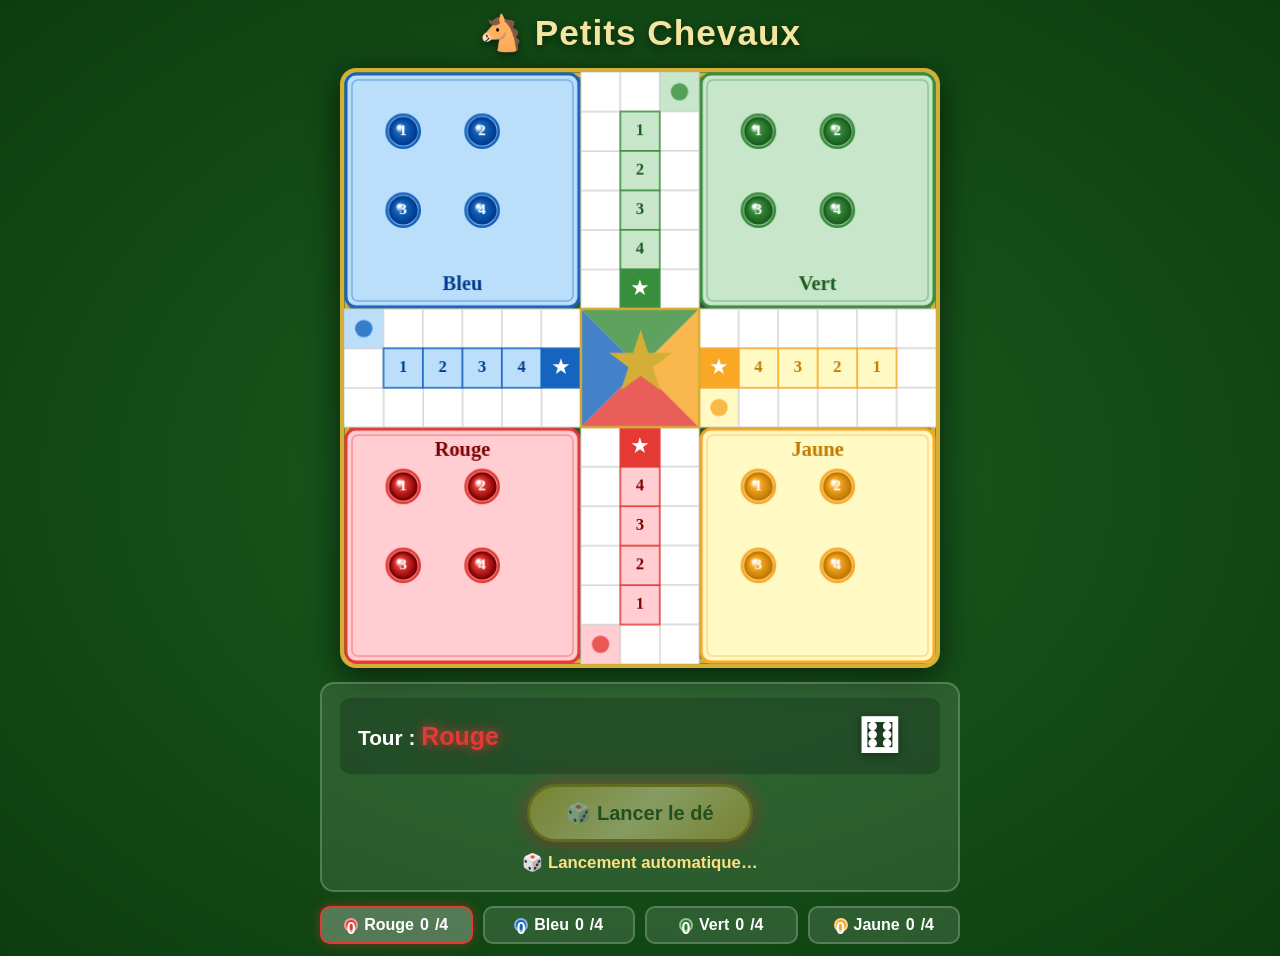
<file: Horses/index.html>
<!DOCTYPE html>
<html lang="fr">
<head>
    <meta charset="UTF-8">
    <meta name="viewport" content="width=device-width, initial-scale=1.0, maximum-scale=1.0">
    <title>Jeu des Petits Chevaux</title>
    <link rel="stylesheet" href="style.css">
</head>
<body>
    <div id="app">
        <h1>🐴 Petits Chevaux</h1>

        <div id="board-wrap">
            <canvas id="board" width="600" height="600"></canvas>
        </div>

        <div id="controls">
            <div id="status-bar">
                <span id="turn-label">Tour : <strong id="current-player-name">Rouge</strong></span>
                <span id="dice-result"></span>
            </div>
            <button id="roll-btn">🎲 Lancer le dé</button>
            <div id="message"></div>
        </div>

        <div id="scores">
            <div class="score-box" id="score-red"><span class="dot" style="background:#e53935"></span> Rouge <span>0</span>/4</div>
            <div class="score-box" id="score-blue"><span class="dot" style="background:#1565c0"></span> Bleu <span>0</span>/4</div>
            <div class="score-box" id="score-green"><span class="dot" style="background:#2e7d32"></span> Vert <span>0</span>/4</div>
            <div class="score-box" id="score-yellow"><span class="dot" style="background:#f9a825"></span> Jaune <span>0</span>/4</div>
        </div>

        <div id="game-over" class="hidden">
            <div id="game-over-box">
                <h2 id="winner-text"></h2>
                <button id="restart-btn">Rejouer</button>
            </div>
        </div>
    </div>

    <script src="game.js"></script>
</body>
</html>
</file>
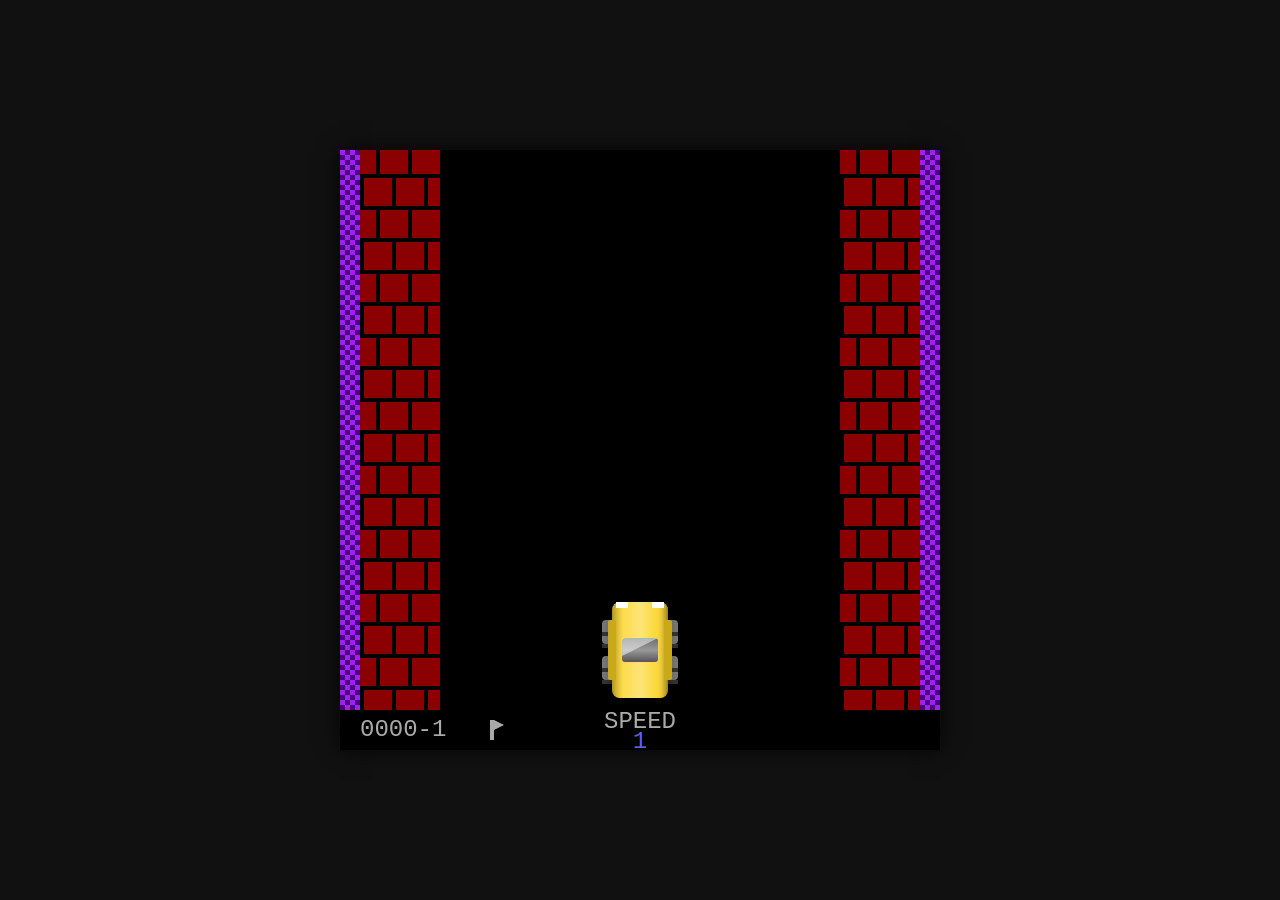
<file: racer/index.html>
<!DOCTYPE html>
<html lang="en">
<head>
    <meta charset="UTF-8">
    <meta name="viewport" content="width=device-width, initial-scale=1.0">
    <title>Match Racer (JS)</title>
    <link rel="stylesheet" href="style.css">
</head>
<body>
    <div id="game-container">
        <canvas id="gameCanvas" width="600" height="600"></canvas>
        <div id="ui-layer">

            <div id="game-over-screen" class="screen">
                <h2>GAME OVER</h2>
                <p>Final Score: <span id="final-score">0</span></p>
                <p>Press SPACE or Tap to Restart</p>
            </div>
        </div>
    </div>
    <script src="level.js"></script>
    <script src="game.js"></script>
</body>
</html>
</file>
<file: Horses/style.css>
* { margin: 0; padding: 0; box-sizing: border-box; }

body {
    font-family: 'Segoe UI', sans-serif;
    background: radial-gradient(ellipse at center, #1b5e20 0%, #0d3d0f 100%);
    min-height: 100vh;
    display: flex;
    align-items: flex-start;
    justify-content: center;
    padding: 12px;
}

#app {
    width: 100%;
    max-width: 640px;
    display: flex;
    flex-direction: column;
    align-items: center;
    gap: 14px;
}

h1 {
    color: #f4e5a1;
    font-size: clamp(1.4rem, 5vw, 2.2rem);
    font-weight: 900;
    text-shadow: 0 3px 8px rgba(0,0,0,0.5);
    letter-spacing: 1px;
}

#board-wrap {
    width: 100%;
    max-width: 600px;
    aspect-ratio: 1;
    border-radius: 16px;
    overflow: hidden;
    box-shadow: 0 8px 32px rgba(0,0,0,0.6);
    border: 4px solid #d4af37;
    background: #fff;
}

#board {
    width: 100%;
    height: 100%;
    display: block;
}

#controls {
    width: 100%;
    background: rgba(255,255,255,0.1);
    border-radius: 14px;
    padding: 14px 18px;
    display: flex;
    flex-direction: column;
    align-items: center;
    gap: 10px;
    border: 2px solid rgba(255,255,255,0.2);
}

#status-bar {
    display: flex;
    gap: 16px;
    align-items: center;
    font-size: clamp(0.95rem, 3vw, 1.15rem);
    color: #fff;
    font-weight: 600;
    background: rgba(0,0,0,0.2);
    border-radius: 10px;
    padding: 10px 18px;
    width: 100%;
    justify-content: space-between;
}

#turn-label {
    font-size: clamp(1rem, 3.5vw, 1.3rem);
}

#current-player-name {
    font-size: 1.2em;
    text-shadow: 0 0 10px currentColor;
}

#dice-result {
    font-size: clamp(2rem, 7vw, 3rem);
    min-width: 1.8em;
    text-align: center;
    transition: transform 0.1s;
    display: inline-block;
    filter: drop-shadow(0 2px 4px rgba(0,0,0,0.4));
}

#dice-result.rolling {
    animation: diceRoll 0.65s linear infinite;
}

#dice-result.landed {
    animation: diceLand 0.35s ease-out;
}

@keyframes diceRoll {
    0%   { transform: rotate(0deg) scale(1); }
    25%  { transform: rotate(90deg) scale(1.15); }
    50%  { transform: rotate(180deg) scale(0.9); }
    75%  { transform: rotate(270deg) scale(1.15); }
    100% { transform: rotate(360deg) scale(1); }
}

@keyframes diceLand {
    0%   { transform: scale(1.5); }
    60%  { transform: scale(0.85); }
    100% { transform: scale(1); }
}

#roll-btn {
    padding: 14px 36px;
    font-size: clamp(1rem, 3.5vw, 1.25rem);
    font-weight: 900;
    background: linear-gradient(135deg, #d4af37 0%, #f4e5a1 50%, #d4af37 100%);
    color: #1a3d0f;
    border: 3px solid #a07c10;
    border-radius: 50px;
    cursor: pointer;
    transition: transform 0.15s, box-shadow 0.15s;
    box-shadow: 0 4px 14px rgba(0,0,0,0.4);
    touch-action: manipulation;
}

#roll-btn:hover { transform: scale(1.06); box-shadow: 0 6px 20px rgba(0,0,0,0.5); }
#roll-btn:active { transform: scale(0.96); }
#roll-btn:disabled { opacity: 0.45; cursor: not-allowed; transform: none; }

#message {
    min-height: 1.4em;
    font-size: clamp(0.9rem, 2.8vw, 1.05rem);
    color: #ffe082;
    font-weight: 700;
    text-align: center;
}

#scores {
    display: flex;
    flex-wrap: wrap;
    gap: 10px;
    justify-content: center;
    width: 100%;
}

.score-box {
    background: rgba(255,255,255,0.12);
    border: 2px solid rgba(255,255,255,0.25);
    border-radius: 10px;
    padding: 8px 14px;
    color: #fff;
    font-weight: 700;
    font-size: clamp(0.85rem, 2.5vw, 1rem);
    flex: 1 1 100px;
    text-align: center;
    display: flex;
    align-items: center;
    justify-content: center;
    gap: 6px;
}

.dot {
    width: 14px; height: 14px;
    border-radius: 50%;
    display: inline-block;
    flex-shrink: 0;
    border: 2px solid rgba(255,255,255,0.5);
}

.score-box.active {
    background: rgba(255,255,255,0.28);
    border-color: #f4e5a1;
    box-shadow: 0 0 12px rgba(244,229,161,0.5);
}

/* Game over overlay */
#game-over {
    position: fixed;
    inset: 0;
    background: rgba(0,0,0,0.88);
    display: flex;
    align-items: center;
    justify-content: center;
    z-index: 100;
}

#game-over.hidden { display: none; }

#game-over-box {
    background: linear-gradient(135deg, #1b5e20, #2e7d32);
    border: 4px solid #d4af37;
    border-radius: 20px;
    padding: 40px 50px;
    text-align: center;
    box-shadow: 0 10px 40px rgba(0,0,0,0.7);
}

#winner-text {
    color: #f4e5a1;
    font-size: clamp(1.6rem, 6vw, 2.8rem);
    margin-bottom: 28px;
    text-shadow: 0 3px 8px rgba(0,0,0,0.5);
}

#restart-btn {
    padding: 16px 44px;
    font-size: 1.2rem;
    font-weight: 900;
    background: linear-gradient(135deg, #d4af37, #f4e5a1);
    color: #1a3d0f;
    border: 3px solid #a07c10;
    border-radius: 50px;
    cursor: pointer;
    transition: transform 0.15s;
    touch-action: manipulation;
}

#restart-btn:hover { transform: scale(1.07); }
#restart-btn:active { transform: scale(0.95); }
</file>
<file: racer/style.css>
body {
    background-color: #111;
    color: #fff;
    font-family: 'Courier New', Courier, monospace;
    display: flex;
    justify-content: center;
    align-items: center;
    height: 100vh;
    margin: 0;
    overflow: hidden;
    touch-action: none; /* Prevent scroll on mobile */
}

#game-container {
    position: relative;
    width: 100%;
    max-width: 600px;
    aspect-ratio: 1 / 1;
    box-shadow: 0 0 20px rgba(0, 0, 0, 0.8);
    background-color: #000;
}

canvas {
    display: block;
    width: 100%;
    height: 100%;
    image-rendering: pixelated;
    touch-action: none;
}

#ui-layer {
    position: absolute;
    top: 0;
    left: 0;
    width: 100%;
    height: 100%;
    pointer-events: none;
}

.screen {
    display: none;
    position: absolute;
    top: 0;
    left: 0;
    width: 100%;
    height: 100%;
    flex-direction: column;
    justify-content: center;
    align-items: center;
    text-align: center;
    background: rgba(0, 0, 0, 0.8);
    pointer-events: auto; /* Catch taps on screens */
}

.screen.active {
    display: flex;
}

#hud-screen {
    background: transparent;
    justify-content: flex-start;
    flex-direction: row;
    padding: 20px;
    box-sizing: border-box;
    pointer-events: none;
}

#hud-screen.active {
    display: flex;
    justify-content: space-between;
}

.hud-item {
    font-size: 24px;
    font-weight: bold;
    color: #fff;
    text-shadow: 2px 2px 0 #000;
}

h1 { font-size: clamp(32px, 8vw, 64px); color: #f1c40f; text-shadow: 4px 4px 0 #c0392b; margin-bottom: 10px; }
h2 { font-size: clamp(24px, 6vw, 48px); color: #f1c40f; text-shadow: 4px 4px 0 #c0392b; margin-bottom: 10px; }
p { font-size: clamp(16px, 4vw, 24px); }

.controls {
    margin-top: 30px;
    font-size: clamp(12px, 3vw, 18px);
    color: #aaa;
}

#map-track {
    width: 80%;
    max-width: 400px;
    height: 20px;
    background: #333;
    border: 2px solid #555;
    position: relative;
    margin: 20px 0;
}

#map-car {
    width: 20px;
    height: 20px;
    background: #f1c40f;
    position: absolute;
    top: 0;
    left: 0;
    transition: left 1s ease-in-out;
}
</file>
